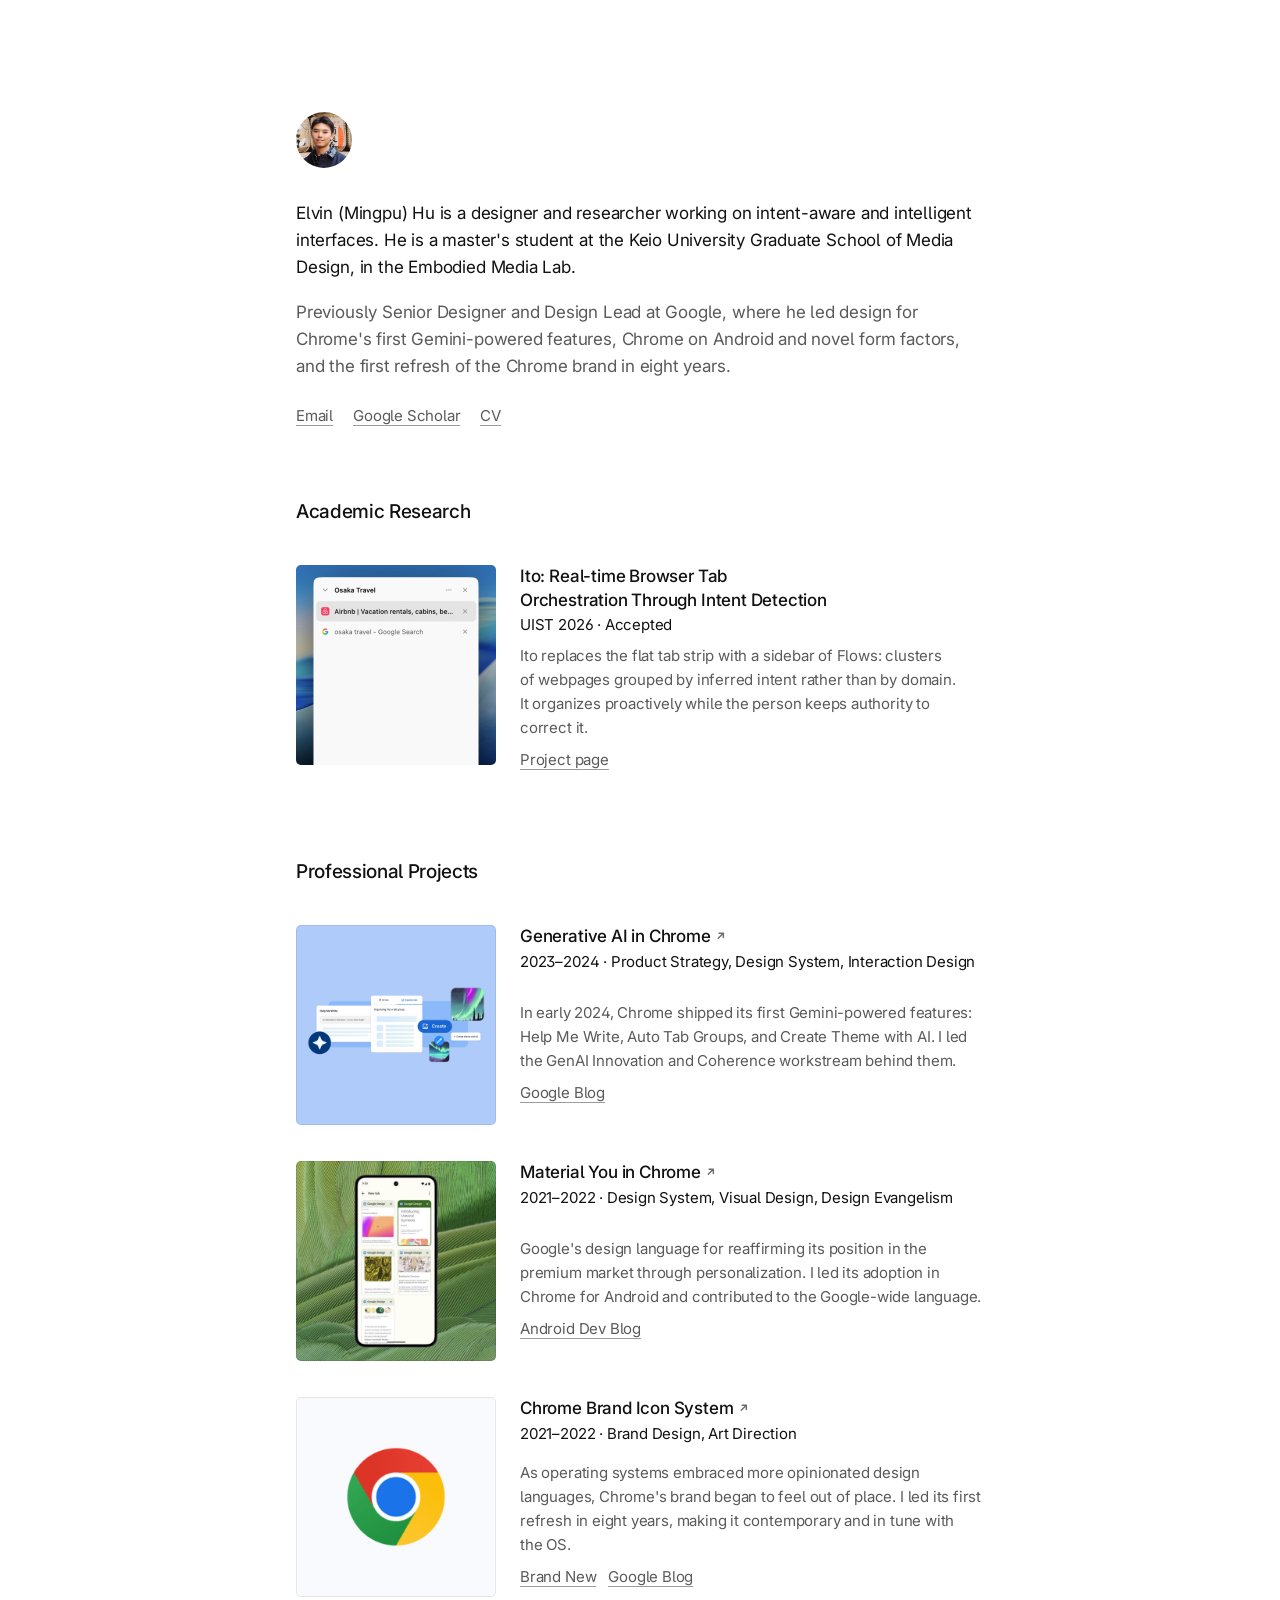
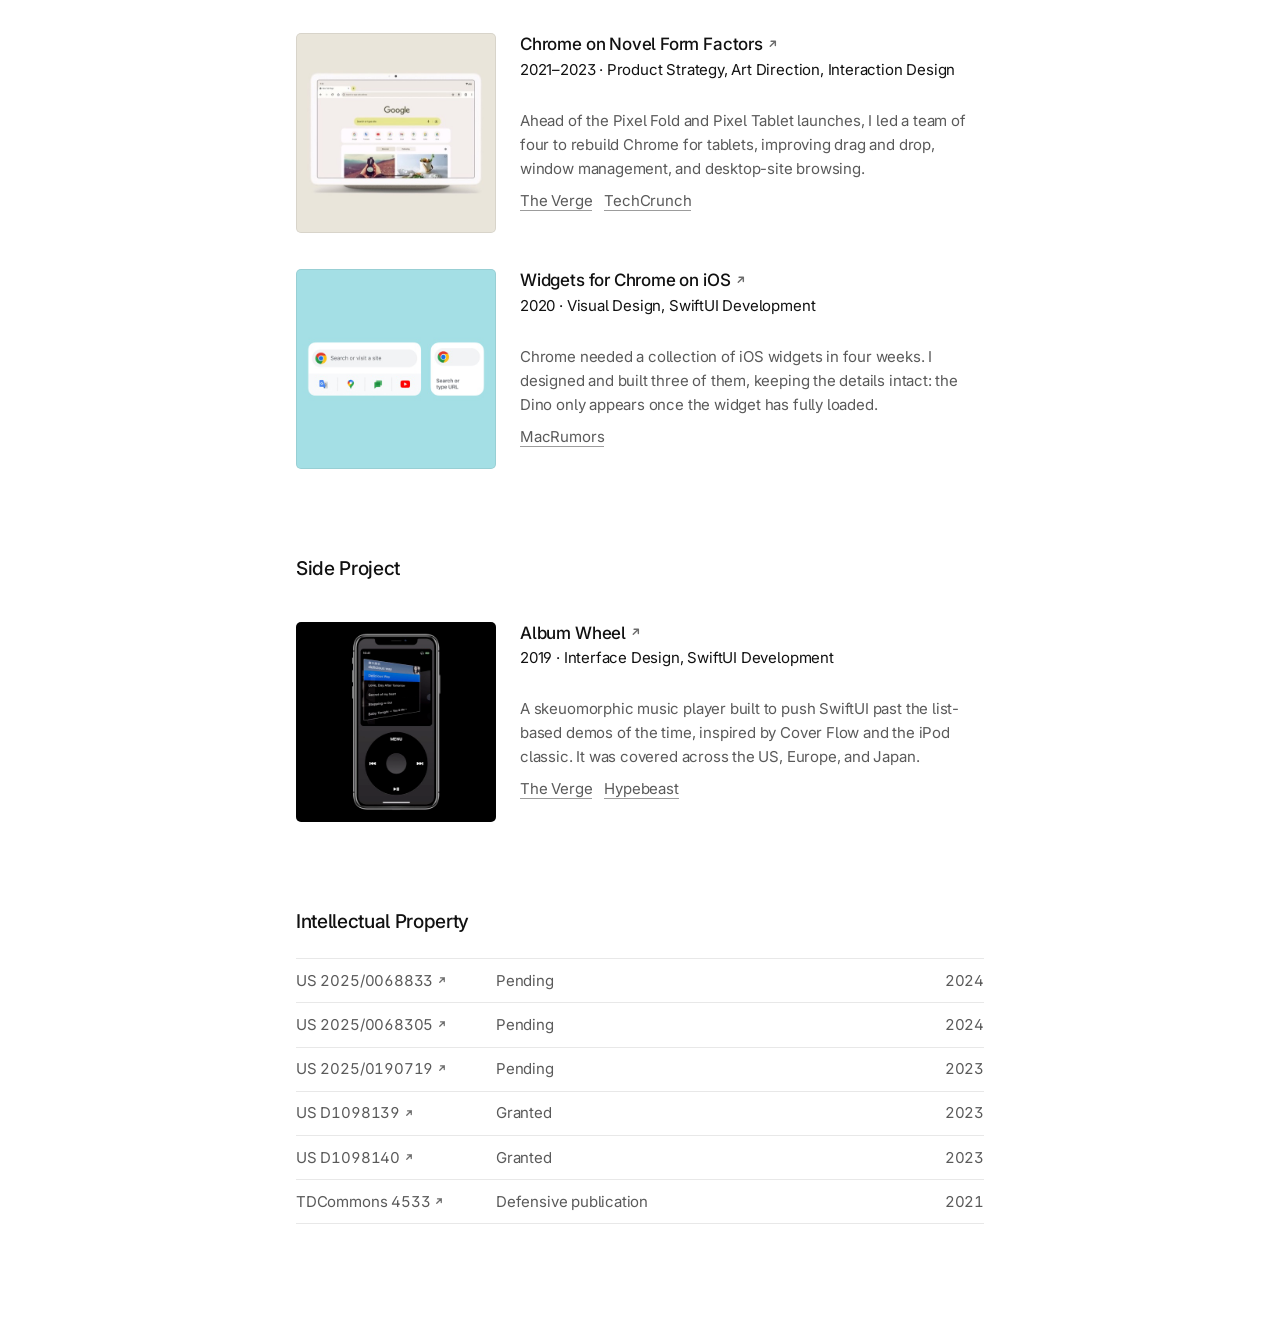
<file: index.html>
<!DOCTYPE html>
<html lang="en">
<head>
<meta charset="utf-8">
<meta name="viewport" content="width=device-width, initial-scale=1">
<title>Elvin Hu</title>
<meta name="description" content="Elvin Hu is a designer and researcher working on intent-aware and intelligent interfaces. Master's student at Keio University Graduate School of Media Design, previously Senior Designer and Design Lead at Google.">
<link rel="preconnect" href="https://fonts.googleapis.com">
<link rel="preconnect" href="https://fonts.gstatic.com" crossorigin>
<link href="https://fonts.googleapis.com/css2?family=Inter:wght@400;500&display=swap" rel="stylesheet">
<link rel="stylesheet" href="css/style.css">
</head>
<body>

<main class="page">

  <header class="intro">
    <div class="avatar" style="background-image: url('assets/avatar.jpg')"></div>
    <p>
      Elvin (Mingpu) Hu is a designer and researcher working on intent-aware and
      intelligent interfaces. He is a master's student at the Keio University
      Graduate School of Media Design, in the Embodied Media Lab.
    </p>
    <p>
      Previously Senior Designer and Design Lead at Google, where he led design for
      Chrome's first Gemini-powered features, Chrome on Android and novel form
      factors, and the first refresh of the Chrome brand in eight years.
    </p>
    <p class="intro__links">
      <a href="mailto:elvin.hu.jp@gmail.com">Email</a><a href="https://scholar.google.com/citations?user=eV41iccAAAAJ&amp;hl=en">Google Scholar</a><a href="assets/elvin-hu-cv.pdf">CV</a>
    </p>
  </header>

  <section class="section">
    <h2 class="section__heading">Academic Research</h2>
    <ul class="entries">

      <li class="entry">
        <a class="entry__thumb" href="ito/" tabindex="-1" aria-hidden="true">
          <video poster="assets/thumbs/ito.jpg" autoplay muted loop playsinline
                 preload="metadata" disablepictureinpicture>
            <source src="assets/video/ito-thumb.webm" type="video/webm">
          </video>
        </a>
        <div class="entry__head">
          <h3 class="entry__title">
            <a href="ito/">Ito: Real-time Browser Tab Orchestration Through Intent Detection</a>
          </h3>
          <p class="entry__meta">UIST 2026 · Accepted</p>
        </div>
        <div class="entry__body">
          <p class="entry__desc">
            Ito replaces the flat tab strip with a sidebar of Flows: clusters of
            webpages grouped by inferred intent rather than by domain. It organizes
            proactively while the person keeps authority to correct it.
          </p>
          <p class="entry__links">
            <a href="ito/">Project page</a>
          </p>
        </div>
      </li>

    </ul>
  </section>

  <section class="section">
    <h2 class="section__heading">Professional Projects</h2>
    <ul class="entries">

      <li class="entry">
        <a class="entry__thumb" href="https://blog.google/products/chrome/google-chrome-generative-ai-features-january-2024/" tabindex="-1" aria-hidden="true" style="background-image: url('assets/thumbs/genai-chrome.jpg')"></a>
        <div class="entry__head">
          <h3 class="entry__title">
            <a href="https://blog.google/products/chrome/google-chrome-generative-ai-features-january-2024/">Generative AI in Chrome<svg class="arrow" viewBox="0 0 12 12" aria-hidden="true"><path d="M3.75 8.25 8.25 3.75M4.5 3.75h3.75V7.5"/></svg></a>
          </h3>
          <p class="entry__meta">2023–2024 · Product Strategy, Design System, Interaction Design</p>
        </div>
        <div class="entry__body">
          <p class="entry__desc">
            In early 2024, Chrome shipped its first Gemini-powered features: Help Me
            Write, Auto Tab Groups, and Create Theme with AI. I led the GenAI
            Innovation and Coherence workstream behind them.
          </p>
          <p class="entry__links">
            <a href="https://blog.google/products/chrome/google-chrome-generative-ai-features-january-2024/">Google Blog</a>
          </p>
        </div>
      </li>

      <li class="entry">
        <a class="entry__thumb" href="https://android-developers.googleblog.com/2022/05/implementing-dynamic-color-lessons-from.html" tabindex="-1" aria-hidden="true" style="background-image: url('assets/thumbs/material-you.jpg')"></a>
        <div class="entry__head">
          <h3 class="entry__title">
            <a href="https://android-developers.googleblog.com/2022/05/implementing-dynamic-color-lessons-from.html">Material You in Chrome<svg class="arrow" viewBox="0 0 12 12" aria-hidden="true"><path d="M3.75 8.25 8.25 3.75M4.5 3.75h3.75V7.5"/></svg></a>
          </h3>
          <p class="entry__meta">2021–2022 · Design System, Visual Design, Design Evangelism</p>
        </div>
        <div class="entry__body">
          <p class="entry__desc">
            Google's design language for reaffirming its position in the premium
            market through personalization. I led its adoption in Chrome for Android
            and contributed to the Google-wide language.
          </p>
          <p class="entry__links">
            <a href="https://android-developers.googleblog.com/2022/05/implementing-dynamic-color-lessons-from.html">Android Dev Blog</a>
          </p>
        </div>
      </li>

      <li class="entry">
        <a class="entry__thumb" href="https://www.underconsideration.com/brandnew/archives/all_roads_lead_to_chrome.php" tabindex="-1" aria-hidden="true" style="background-image: url('assets/thumbs/chrome-brand.jpg')"></a>
        <div class="entry__head">
          <h3 class="entry__title">
            <a href="https://www.underconsideration.com/brandnew/archives/all_roads_lead_to_chrome.php">Chrome Brand Icon System<svg class="arrow" viewBox="0 0 12 12" aria-hidden="true"><path d="M3.75 8.25 8.25 3.75M4.5 3.75h3.75V7.5"/></svg></a>
          </h3>
          <p class="entry__meta">2021–2022 · Brand Design, Art Direction</p>
        </div>
        <div class="entry__body">
          <p class="entry__desc">
            As operating systems embraced more opinionated design languages, Chrome's
            brand began to feel out of place. I led its first refresh in eight years,
            making it contemporary and in tune with the OS.
          </p>
          <p class="entry__links">
            <a href="https://www.underconsideration.com/brandnew/archives/all_roads_lead_to_chrome.php">Brand New</a><a href="https://blog.google/products/chrome/how-we-redesigned-the-chrome-icon/">Google Blog</a>
          </p>
        </div>
      </li>

      <li class="entry">
        <a class="entry__thumb" href="https://www.theverge.com/2022/10/18/23410418/chrome-android-tablet-app-update-tabs-desktop-website-interface-improvements" tabindex="-1" aria-hidden="true" style="background-image: url('assets/thumbs/form-factors.jpg')"></a>
        <div class="entry__head">
          <h3 class="entry__title">
            <a href="https://www.theverge.com/2022/10/18/23410418/chrome-android-tablet-app-update-tabs-desktop-website-interface-improvements">Chrome on Novel Form Factors<svg class="arrow" viewBox="0 0 12 12" aria-hidden="true"><path d="M3.75 8.25 8.25 3.75M4.5 3.75h3.75V7.5"/></svg></a>
          </h3>
          <p class="entry__meta">2021–2023 · Product Strategy, Art Direction, Interaction Design</p>
        </div>
        <div class="entry__body">
          <p class="entry__desc">
            Ahead of the Pixel Fold and Pixel Tablet launches, I led a team of four to
            rebuild Chrome for tablets, improving drag and drop, window management,
            and desktop-site browsing.
          </p>
          <p class="entry__links">
            <a href="https://www.theverge.com/2022/10/18/23410418/chrome-android-tablet-app-update-tabs-desktop-website-interface-improvements">The Verge</a><a href="https://techcrunch.com/2022/10/18/google-is-finally-making-chrome-tablet-friendly/">TechCrunch</a>
          </p>
        </div>
      </li>

      <li class="entry">
        <a class="entry__thumb" href="https://www.macrumors.com/2021/05/10/chrome-90-ios-widget-support/" tabindex="-1" aria-hidden="true" style="background-image: url('assets/thumbs/ios-widgets.jpg')"></a>
        <div class="entry__head">
          <h3 class="entry__title">
            <a href="https://www.macrumors.com/2021/05/10/chrome-90-ios-widget-support/">Widgets for Chrome on iOS<svg class="arrow" viewBox="0 0 12 12" aria-hidden="true"><path d="M3.75 8.25 8.25 3.75M4.5 3.75h3.75V7.5"/></svg></a>
          </h3>
          <p class="entry__meta">2020 · Visual Design, SwiftUI Development</p>
        </div>
        <div class="entry__body">
          <p class="entry__desc">
            Chrome needed a collection of iOS widgets in four weeks. I designed and
            built three of them, keeping the details intact: the Dino only appears
            once the widget has fully loaded.
          </p>
          <p class="entry__links">
            <a href="https://www.macrumors.com/2021/05/10/chrome-90-ios-widget-support/">MacRumors</a>
          </p>
        </div>
      </li>

    </ul>
  </section>

  <section class="section">
    <h2 class="section__heading">Side Project</h2>
    <ul class="entries">

      <li class="entry">
        <a class="entry__thumb" href="https://www.theverge.com/tldr/2019/11/28/20986886/iphone-app-ipod-classic-click-wheel-elvin-hu-developer" tabindex="-1" aria-hidden="true" style="background-image: url('assets/thumbs/album-wheel.jpg')"></a>
        <div class="entry__head">
          <h3 class="entry__title">
            <a href="https://www.theverge.com/tldr/2019/11/28/20986886/iphone-app-ipod-classic-click-wheel-elvin-hu-developer">Album Wheel<svg class="arrow" viewBox="0 0 12 12" aria-hidden="true"><path d="M3.75 8.25 8.25 3.75M4.5 3.75h3.75V7.5"/></svg></a>
          </h3>
          <p class="entry__meta">2019 · Interface Design, SwiftUI Development</p>
        </div>
        <div class="entry__body">
          <p class="entry__desc">
            A skeuomorphic music player built to push SwiftUI past the list-based
            demos of the time, inspired by Cover Flow and the iPod classic. It was
            covered across the US, Europe, and Japan.
          </p>
          <p class="entry__links">
            <a href="https://www.theverge.com/tldr/2019/11/28/20986886/iphone-app-ipod-classic-click-wheel-elvin-hu-developer">The Verge</a><a href="https://hypebeast.com/2019/11/ipod-click-wheel-resurrected-iphone-app">Hypebeast</a>
          </p>
        </div>
      </li>

    </ul>
  </section>

  <section class="section">
    <h2 class="section__heading">Intellectual Property</h2>
    <ul class="rows">
      <li>
        <a href="https://patents.google.com/patent/US20250068833A1/en">
          <span>US 2025/0068833<svg class="arrow" viewBox="0 0 12 12" aria-hidden="true"><path d="M3.75 8.25 8.25 3.75M4.5 3.75h3.75V7.5"/></svg></span>
          <span>Pending</span><span>2024</span>
        </a>
      </li>
      <li>
        <a href="https://patents.google.com/patent/US20250068305A1/en">
          <span>US 2025/0068305<svg class="arrow" viewBox="0 0 12 12" aria-hidden="true"><path d="M3.75 8.25 8.25 3.75M4.5 3.75h3.75V7.5"/></svg></span>
          <span>Pending</span><span>2024</span>
        </a>
      </li>
      <li>
        <a href="https://patents.google.com/patent/US20250190719A1/en">
          <span>US 2025/0190719<svg class="arrow" viewBox="0 0 12 12" aria-hidden="true"><path d="M3.75 8.25 8.25 3.75M4.5 3.75h3.75V7.5"/></svg></span>
          <span>Pending</span><span>2023</span>
        </a>
      </li>
      <li>
        <a href="https://patents.google.com/patent/USD1098139S1/en">
          <span>US D1098139<svg class="arrow" viewBox="0 0 12 12" aria-hidden="true"><path d="M3.75 8.25 8.25 3.75M4.5 3.75h3.75V7.5"/></svg></span>
          <span>Granted</span><span>2023</span>
        </a>
      </li>
      <li>
        <a href="https://patents.google.com/patent/USD1098140S1/en">
          <span>US D1098140<svg class="arrow" viewBox="0 0 12 12" aria-hidden="true"><path d="M3.75 8.25 8.25 3.75M4.5 3.75h3.75V7.5"/></svg></span>
          <span>Granted</span><span>2023</span>
        </a>
      </li>
      <li>
        <a href="https://www.tdcommons.org/dpubs_series/4533/">
          <span>TDCommons 4533<svg class="arrow" viewBox="0 0 12 12" aria-hidden="true"><path d="M3.75 8.25 8.25 3.75M4.5 3.75h3.75V7.5"/></svg></span>
          <span>Defensive publication</span><span>2021</span>
        </a>
      </li>
    </ul>
  </section>

</main>

</body>
</html>
</file>
<file: css/style.css>
/* ---------------------------------------------------------------------------
   Tokens
   Monochrome palette carried over from Ito's design system.
--------------------------------------------------------------------------- */

:root {
  --bg: #ffffff;
  --surface: #f0f0f0;
  --border: #e8e8e8;
  /* Boundary for interactive controls. WCAG 1.4.11 asks 3:1 of anything needed
     to identify a control, which --border (1.2:1) cannot carry. 3.36:1 here. */
  --border-control: #8c8c8c;
  --text: #111111;
  --text-secondary: #5a5a5a;
  /* 5.25:1 on --bg and 4.61:1 on --surface. The old #949494 sat at 3.03:1, which
     fails WCAG AA for the 12px labels and captions that use this token. */
  --text-tertiary: #6c6c6c;

  --measure: 46rem;
  --gutter: 1.5rem;
  --thumb: 200px;

  --step-1: 1.1875rem;
  --step-0: 1.0625rem;
  --step--1: 0.9375rem;
  --step--2: 0.8125rem;

  --leading: 1.6;
  --radius: 6px;

  --ease: cubic-bezier(0.4, 0, 0.2, 1);
}

@media (prefers-color-scheme: dark) {
  :root {
    --bg: #0d0d0d;
    --surface: #1c1c1c;
    --border: #262626;
    --border-control: #666666; /* 3.39:1 */
    --text: #f2f2f2;
    --text-secondary: #a0a0a0;
    /* 5.20:1 on --bg and 4.56:1 on --surface; #6b6b6b was 3.65:1. */
    --text-tertiary: #848484;
  }
}

/* ---------------------------------------------------------------------------
   Base
--------------------------------------------------------------------------- */

*,
*::before,
*::after {
  box-sizing: border-box;
}

html {
  -webkit-text-size-adjust: 100%;
}

body {
  margin: 0;
  background: var(--bg);
  color: var(--text);
  font-family: "Inter", -apple-system, BlinkMacSystemFont, "Segoe UI",
    "Helvetica Neue", sans-serif;
  font-size: var(--step-0);
  line-height: var(--leading);
  font-feature-settings: "cv05", "ss01";
  letter-spacing: -0.011em;
  -webkit-font-smoothing: antialiased;
  -moz-osx-font-smoothing: grayscale;
}

p {
  margin: 0 0 1em;
  color: var(--text-secondary);
  text-wrap: pretty;
}

p:last-child {
  margin-bottom: 0;
}

/* Links inherit the colour of their surroundings, so the underline is the only
   thing marking them as links. Tying it to --border put it at 1.2:1 against the
   page, effectively invisible; deriving it from the text colour keeps the
   hairline quiet but perceptible whatever tier of grey it sits in. */
a {
  color: inherit;
  text-decoration: none;
  border-bottom: 1px solid color-mix(in srgb, currentColor 60%, transparent);
  transition: border-color 0.15s var(--ease), color 0.15s var(--ease);
}

a:hover {
  border-bottom-color: currentColor;
}

a:focus-visible {
  outline: 2px solid var(--text);
  outline-offset: 3px;
  border-radius: 2px;
}

img,
video {
  display: block;
  max-width: 100%;
}

/* ---------------------------------------------------------------------------
   Layout
--------------------------------------------------------------------------- */

.page {
  max-width: var(--measure);
  margin: 0 auto;
  padding: 7rem var(--gutter) 6rem;
}

.section {
  margin-top: 4.5rem;
}

.section__heading {
  margin: 0 0 1.5rem;
  font-size: var(--step-1);
  font-weight: 500;
  line-height: 1.3;
  letter-spacing: -0.018em;
  color: var(--text);
}

/* ---------------------------------------------------------------------------
   Intro
--------------------------------------------------------------------------- */

.avatar {
  width: 56px;
  height: 56px;
  margin-bottom: 2rem;
  border-radius: 50%;
  background-color: var(--surface);
  background-size: cover;
  background-position: center;
}

.intro p {
  color: var(--text);
}

.intro p + p {
  color: var(--text-secondary);
}

.intro__links {
  margin-top: 1.5rem;
  font-size: var(--step--1);
}

.intro__links a {
  color: var(--text-secondary);
}

.intro__links a + a {
  margin-left: 1.25rem;
}

/* ---------------------------------------------------------------------------
   Entry list
   Thumbnail on the left, title and supporting copy on the right.
--------------------------------------------------------------------------- */

.entries {
  display: flex;
  flex-direction: column;
  gap: 0.25rem;
  margin: 0;
  padding: 0;
  list-style: none;
}

/* Square thumbnail spanning the full entry, with the text set beside it. The
   head and body are separate rows so that narrow screens can slot the image
   between them. */
.entry {
  display: grid;
  grid-template-columns: var(--thumb) 1fr;
  grid-template-areas:
    "thumb head"
    "thumb body";
  align-content: start;
  column-gap: 1.5rem;
  row-gap: 0.5rem;
  padding: 1rem 0.875rem;
  margin-left: -0.875rem;
  margin-right: -0.875rem;
  border-radius: var(--radius);
  transition: background-color 0.15s var(--ease);
}

.entry:hover {
  background: color-mix(in srgb, var(--surface) 45%, transparent);
}

.entry__thumb {
  grid-area: thumb;
  display: block;
  align-self: start;
  overflow: hidden;
  aspect-ratio: 1 / 1;
  border: 0;
  border-radius: 5px;
  background-color: var(--surface);
  background-size: cover;
  background-position: center;
  /* Several thumbnails are near-white, so give every one a defined edge. */
  box-shadow: inset 0 0 0 1px color-mix(in srgb, var(--text) 8%, transparent);
}

.entry__thumb video {
  display: block;
  width: 100%;
  height: 100%;
  object-fit: cover;
  pointer-events: none;
}

.entry__head {
  grid-area: head;
  min-width: 0;
}

.entry__body {
  grid-area: body;
  min-width: 0;
}

.entry__title {
  margin: 0;
  font-size: var(--step-0);
  font-weight: 500;
  line-height: 1.4;
  color: var(--text);
  text-wrap: balance;
}

.entry__title a {
  border-bottom: 0;
}

.entry__title a:hover {
  text-decoration: underline;
  text-underline-offset: 2px;
}

/* Marks a title or row that leads off-site. */
.arrow {
  width: 0.8em;
  height: 0.8em;
  margin-left: 0.2em;
  color: var(--text-tertiary);
  vertical-align: -0.02em;
}

.arrow path {
  fill: none;
  stroke: currentColor;
  stroke-width: 1.25;
  stroke-linecap: round;
  stroke-linejoin: round;
}

.entry__meta {
  margin: 0.125rem 0 0;
  font-size: var(--step--1);
  line-height: 1.45;
  color: var(--text);
}

.entry__meta p {
  margin: 0;
  color: inherit;
}

.entry__desc {
  margin: 0;
  font-size: var(--step--1);
  color: var(--text-secondary);
  text-wrap: pretty;
}

.entry__links {
  margin: 0.5rem 0 0;
  font-size: var(--step--1);
  color: var(--text-secondary);
}

.entry__links a + a {
  margin-left: 0.75rem;
}

/* ---------------------------------------------------------------------------
   Plain rows (intellectual property)
--------------------------------------------------------------------------- */

.rows {
  margin: 0;
  padding: 0;
  list-style: none;
  font-size: var(--step--1);
}

.rows li {
  border-top: 1px solid var(--border);
  color: var(--text-secondary);
}

.rows li:last-child {
  border-bottom: 1px solid var(--border);
}

.rows a {
  display: grid;
  grid-template-columns: 11rem 1fr auto;
  gap: 1.5rem;
  padding: 0.6rem 0;
  color: inherit;
  border-bottom: 0;
}

.rows a:hover {
  color: var(--text);
}

.rows a:hover span:first-child {
  text-decoration: underline;
  text-underline-offset: 2px;
}

/* Number, status and year are peers on one row, so they share a colour. */
.rows span:first-child,
.rows span:last-child {
  font-variant-numeric: tabular-nums;
}

/* ---------------------------------------------------------------------------
   Footer
--------------------------------------------------------------------------- */

.footer {
  margin-top: 4.5rem;
  padding-top: 1.5rem;
  border-top: 1px solid var(--border);
  font-size: var(--step--1);
  color: var(--text-tertiary);
}

.footer a {
  color: var(--text-secondary);
}

.footer a + a {
  margin-left: 1rem;
}

/* Narrow screens: one column, with the image dropping below the title block. */
@media (max-width: 40rem) {
  .page {
    padding-top: 4rem;
  }

  .entry {
    grid-template-columns: 1fr;
    grid-template-areas:
      "head"
      "thumb"
      "body";
    row-gap: 0.875rem;
  }

  .entry__thumb {
    width: 13rem;
    justify-self: start;
  }

  .rows a {
    grid-template-columns: 9.5rem 1fr auto;
    gap: 0.75rem;
  }

  .intro__links a + a {
    margin-left: 1rem;
  }
}
</file>
